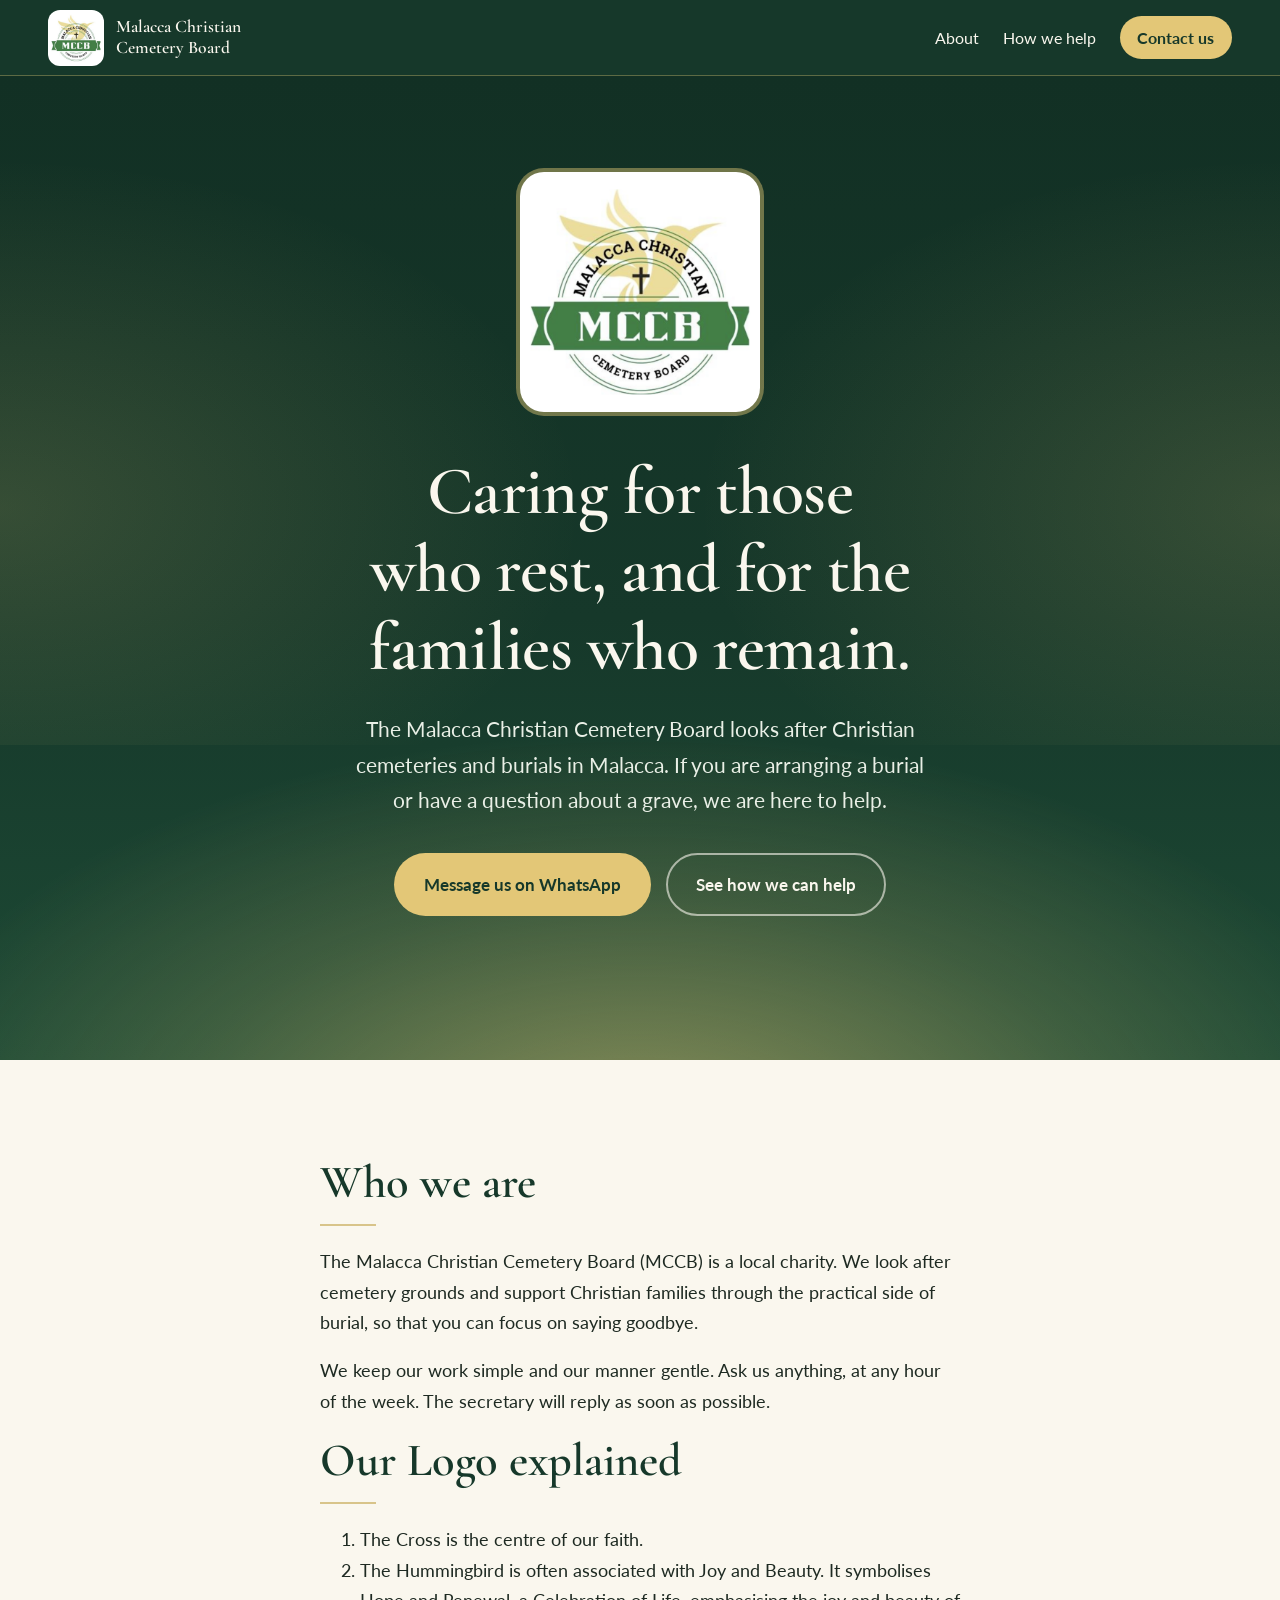
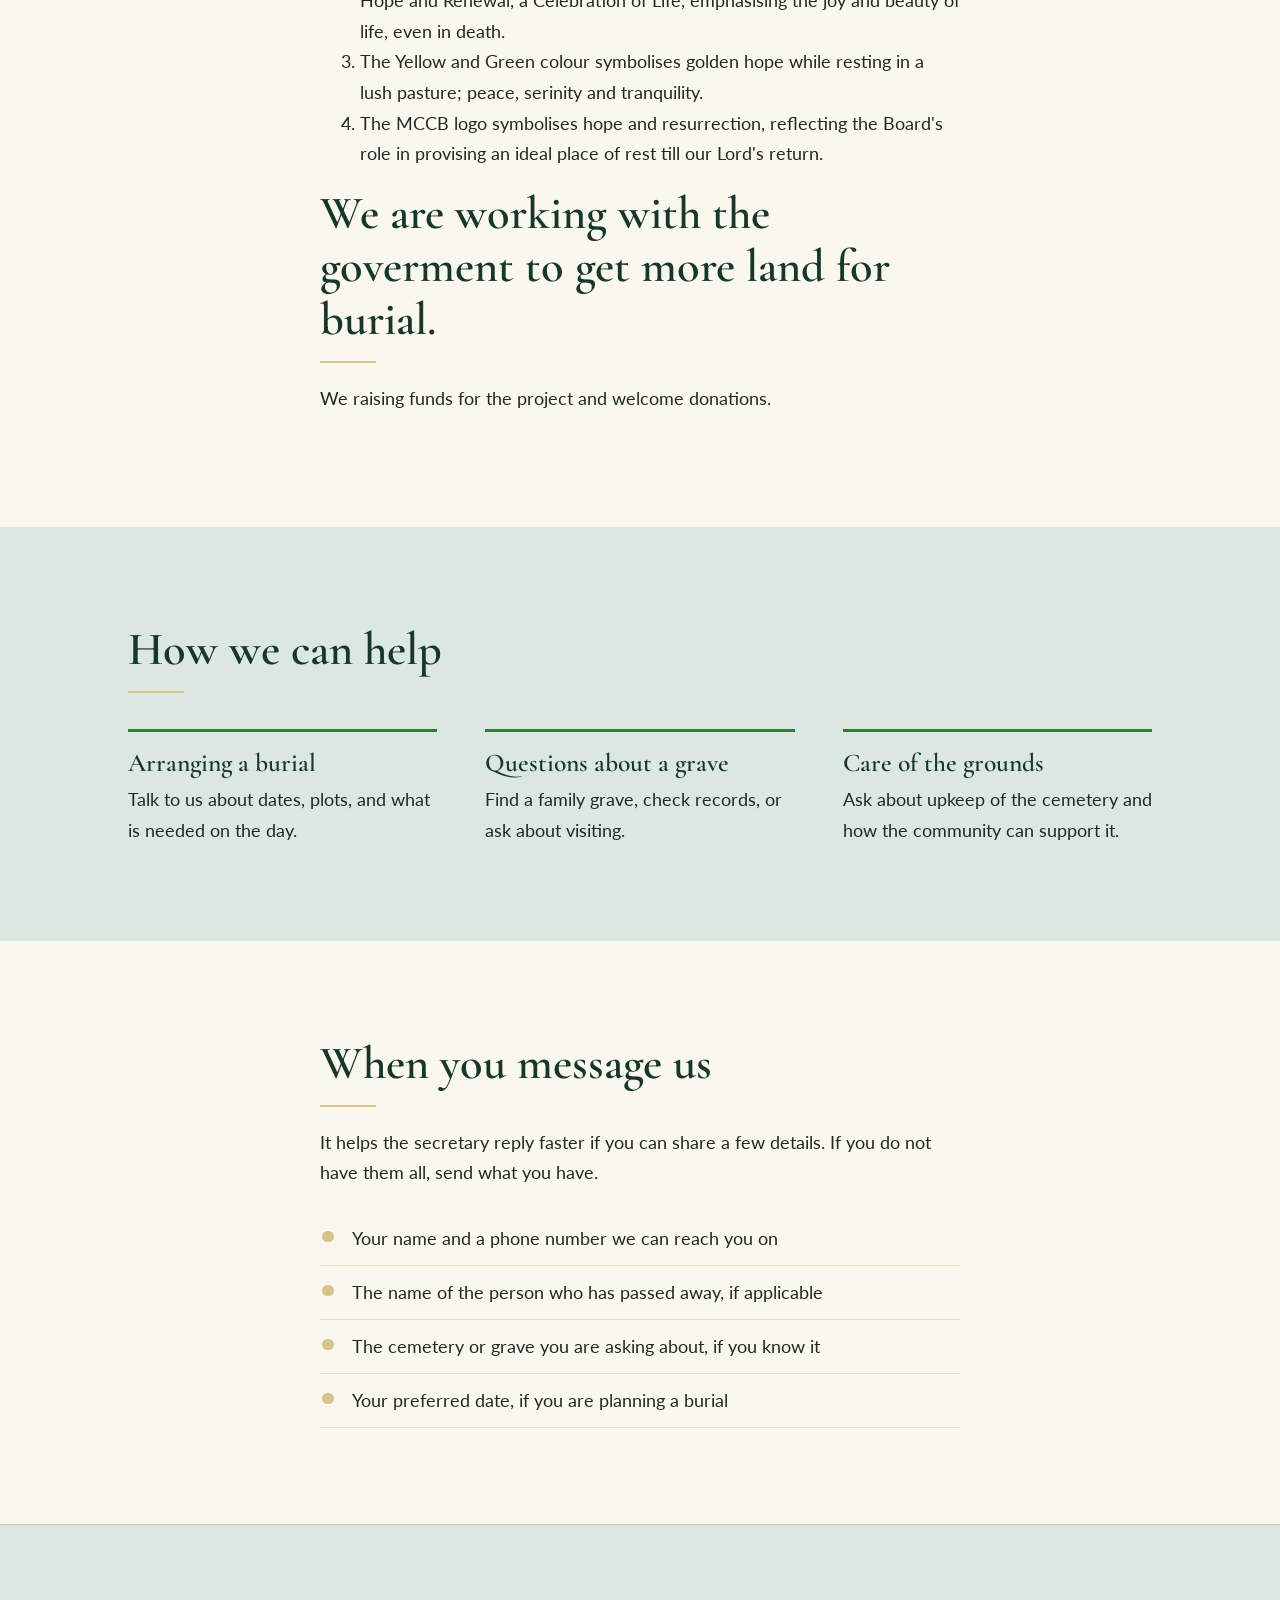
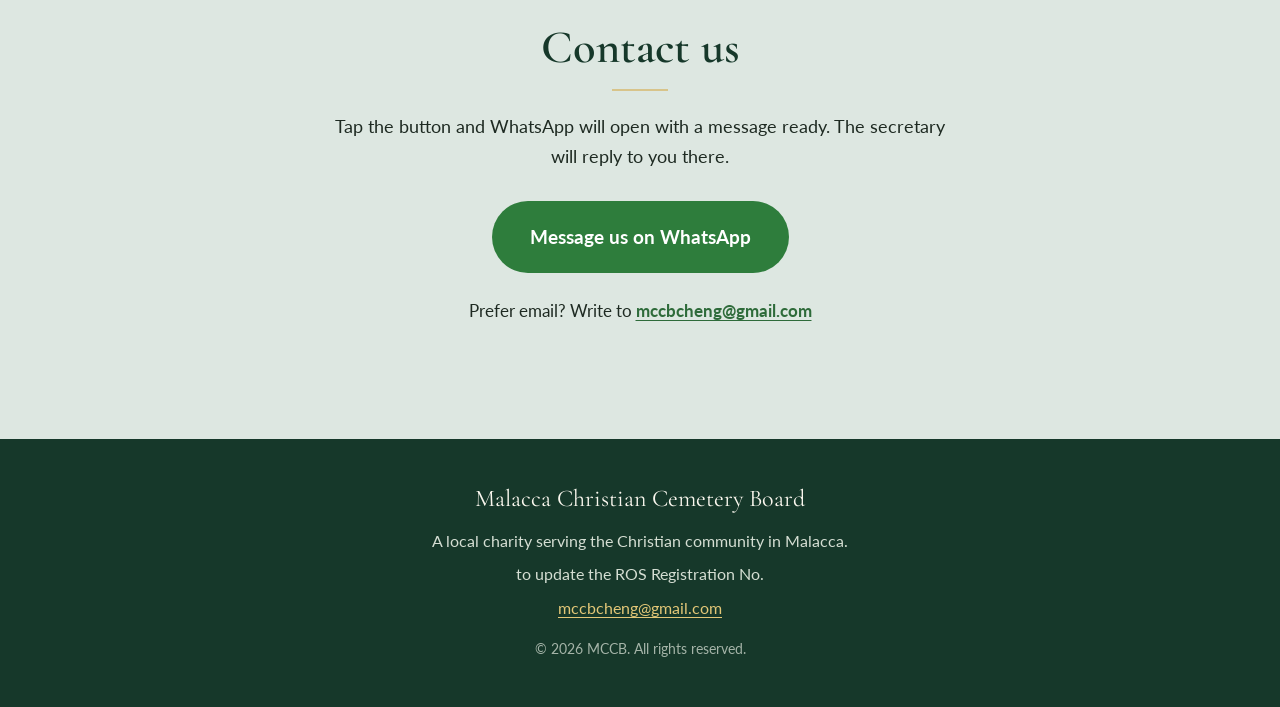
<file: index.html>
<!DOCTYPE html>
<html lang="en">
<head>
  <meta charset="utf-8">
  <meta name="viewport" content="width=device-width, initial-scale=1">
  <title>Malacca Christian Cemetery Board (MCCB)</title>
  <meta name="description" content="The Malacca Christian Cemetery Board cares for Christian cemeteries and burials in Malacca. Message us on WhatsApp and the secretary will reply.">
  <meta name="theme-color" content="#16382A">
  <link rel="icon" href="assets/MCCB_logo.png">
  <link rel="preconnect" href="https://fonts.googleapis.com">
  <link rel="preconnect" href="https://fonts.gstatic.com" crossorigin>
  <link href="https://fonts.googleapis.com/css2?family=Cormorant+Garamond:wght@500;600&family=Lato:wght@400;700&display=swap" rel="stylesheet">
  <link rel="stylesheet" href="style.css">
</head>
<body>

  <a class="skip" href="#contact">Skip to contact</a>

  <header class="site-header">
    <a class="brand" href="#top" aria-label="MCCB home">
      <img src="MCCB_logo.png" alt="" width="56" height="56">
      <span>Malacca Christian<br>Cemetery Board</span>
    </a>
    <nav aria-label="Main">
      <a href="#about">About</a>
      <a href="#help">How we help</a>
      <a class="nav-cta" href="#contact">Contact us</a>
    </nav>
  </header>

  <main id="top">

    <!-- HERO -->
    <section class="hero">
      <div class="hero-inner">
        <img class="hero-logo" src="MCCB_logo.png" alt="Malacca Christian Cemetery Board logo" >
        <h1>Caring for those who rest, and for the families who remain.</h1>
        <p class="lead">The Malacca Christian Cemetery Board looks after Christian cemeteries and burials in Malacca. If you are arranging a burial or have a question about a grave, we are here to help.</p>
        <div class="actions">
          <a class="btn btn-gold" href="https://wa.me/60109115722?text=Hello%20MCCB%2C%20I%20would%20like%20to%20enquire%20about%3A%20" target="_blank" rel="noopener">Message us on WhatsApp</a>
          <a class="btn btn-ghost" href="#help">See how we can help</a>
        </div>
      </div>
    </section>

    <!-- ABOUT -->
    <section class="section" id="about">
      <div class="wrap narrow">
        <h2>Who we are</h2>
        <p>The Malacca Christian Cemetery Board (MCCB) is a local charity. We look after cemetery grounds and support Christian families through the practical side of burial, so that you can focus on saying goodbye.</p>
        <p>We keep our work simple and our manner gentle. Ask us anything, at any hour of the week. The secretary will reply as soon as possible.</p>
        <h2>Our Logo explained</h2>
        <p><ol><li>The Cross is the centre of our faith.</li>
          <li>The Hummingbird is often associated with Joy and Beauty. It symbolises Hope and Renewal, a Celebration of Life, emphasising the joy and beauty of life, even in death.</li>
          <li>The Yellow and Green colour symbolises golden hope while resting in a lush pasture; peace, serinity and tranquility.</li>
          <li>The MCCB logo symbolises hope and resurrection, reflecting the Board's role in provising an ideal place of rest till our Lord's return.</li>
        </ol></p>
        <h2>We are working with the goverment to get more land for burial.</h2>
        <p>We raising funds for the project and welcome donations.</p>
      </div>
    </section>

    <!-- HOW WE HELP -->
    <section class="section tint" id="help">
      <div class="wrap">
        <h2>How we can help</h2>
        <ul class="help-list">
          <li>
            <h3>Arranging a burial</h3>
            <p>Talk to us about dates, plots, and what is needed on the day.</p>
          </li>
          <li>
            <h3>Questions about a grave</h3>
            <p>Find a family grave, check records, or ask about visiting.</p>
          </li>
          <li>
            <h3>Care of the grounds</h3>
            <p>Ask about upkeep of the cemetery and how the community can support it.</p>
          </li>
        </ul>
      </div>
    </section>

    <!-- PREPARE -->
    <section class="section">
      <div class="wrap narrow">
        <h2>When you message us</h2>
        <p>It helps the secretary reply faster if you can share a few details. If you do not have them all, send what you have.</p>
        <ul class="checklist">
          <li>Your name and a phone number we can reach you on</li>
          <li>The name of the person who has passed away, if applicable</li>
          <li>The cemetery or grave you are asking about, if you know it</li>
          <li>Your preferred date, if you are planning a burial</li>
        </ul>
      </div>
    </section>

    <!-- CONTACT -->
    <section class="section contact" id="contact">
      <div class="wrap narrow center">
        <h2>Contact us</h2>
        <p>Tap the button and WhatsApp will open with a message ready. The secretary will reply to you there.</p>
        <a class="btn btn-green btn-large" href="https://wa.me/60109115722?text=Hello%20MCCB%2C%20I%20would%20like%20to%20enquire%20about%3A%20" target="_blank" rel="noopener">Message us on WhatsApp</a>
        <p class="alt">Prefer email? Write to <a href="mailto:mccbcheng@gmail.com">mccbcheng@gmail.com</a></p>
      </div>
    </section>

  </main>

  <footer class="site-footer">
    <div class="wrap">
      <p class="foot-name">Malacca Christian Cemetery Board</p>
      <p>A local charity serving the Christian community in Malacca.</p>
      <p>to update the ROS Registration No.</p>
      <p><a href="mailto:mccbcheng@gmail.com">mccbcheng@gmail.com</a></p>
      <p class="small">&copy; <span id="yr">2026</span> MCCB. All rights reserved.</p>
    </div>
  </footer>

  <script>document.getElementById('yr').textContent = new Date().getFullYear();</script>
</body>
</html>
</file>
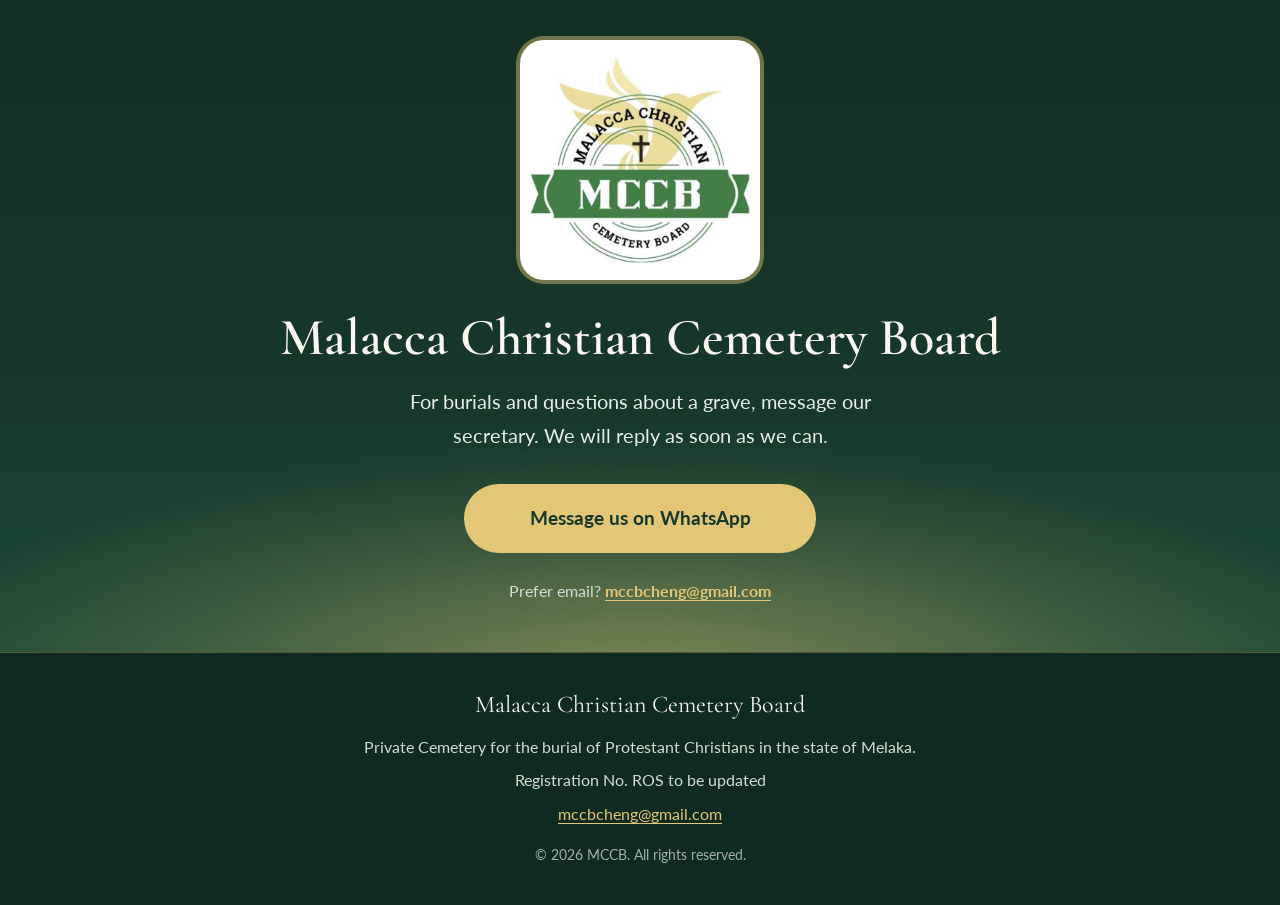
<file: test/index.html>
<!DOCTYPE html>
<html lang="en">
<head>
  <meta charset="utf-8">
  <meta name="viewport" content="width=device-width, initial-scale=1">
  <title>Malacca Christian Cemetery Board (MCCB)</title>
  <meta name="description" content="Malacca Christian Cemetery Board. Message the secretary on WhatsApp for burial and grave enquiries.">
  <meta name="theme-color" content="#16382A">
  <link rel="icon" href="assets/MCCB_logo.png">
  <link rel="preconnect" href="https://fonts.googleapis.com">
  <link rel="preconnect" href="https://fonts.gstatic.com" crossorigin>
  <link href="https://fonts.googleapis.com/css2?family=Cormorant+Garamond:wght@500;600&family=Lato:wght@400;700&display=swap" rel="stylesheet">
  <link rel="stylesheet" href="style.css">
</head>
<body>

  <main>
    <img class="logo" src="MCCB_logo.png" alt="Malacca Christian Cemetery Board logo" width="240" height="240">

    <h1>Malacca Christian Cemetery Board</h1>
    <p class="lead">For burials and questions about a grave, message our secretary. We will reply as soon as we can.</p>

    <a class="btn" href="https://wa.me/60109115722?text=Hello%20MCCB%2C%20I%20would%20like%20to%20enquire%20about%3A%20" target="_blank" rel="noopener">Message us on WhatsApp</a>

    <p class="alt">Prefer email? <a href="mailto:mccbcheng@gmail.com">mccbcheng@gmail.com</a></p>
  </main>

  <footer>
    <p class="foot-name">Malacca Christian Cemetery Board</p>
    <p>Private Cemetery for the burial of Protestant Christians in the state of Melaka.</p>
    <p>Registration No. ROS to be updated</p>
    <p><a href="mailto:mccbcheng@gmail.com">mccbcheng@gmail.com</a></p>
    <p class="small">&copy; <span id="yr">2026</span> MCCB. All rights reserved.</p>
  </footer>

  <script>document.getElementById('yr').textContent = new Date().getFullYear();</script>
</body>
</html>
</file>
<file: style.css>
/* MCCB single-page site: Quiet Garden + Dove & Dawn */

:root {
  --evergreen: #16382A;
  --emerald: #2E7D3C;
  --green: #2E6B3A;
  --sage: #DDE7E1;
  --cream: #FAF7EE;
  --gold: #D8C48A;
  --dawn: #E3C777;
  --ink: #1E2A22;
  --white: #FFFFFF;

  --serif: "Cormorant Garamond", Georgia, "Times New Roman", serif;
  --sans: "Lato", "Segoe UI", Roboto, Arial, sans-serif;
}

*, *::before, *::after { box-sizing: border-box; }

html { scroll-behavior: smooth; scroll-padding-top: 5rem; }

body {
  margin: 0;
  background: var(--cream);
  color: var(--ink);
  font-family: var(--sans);
  font-size: 1.125rem;
  line-height: 1.7;
}

img { max-width: 100%; height: auto; }

a { color: var(--green); text-underline-offset: 3px; }
a:hover { color: var(--evergreen); }

:focus-visible {
  outline: 3px solid var(--dawn);
  outline-offset: 3px;
}

.skip {
  position: absolute; left: -999px; top: 0;
  background: var(--white); color: var(--ink);
  padding: .75rem 1rem; z-index: 100;
}
.skip:focus { left: 0; }

/* Header */
.site-header {
  position: sticky; top: 0; z-index: 20;
  display: flex; align-items: center; justify-content: space-between;
  gap: 1rem;
  padding: .6rem clamp(1rem, 4vw, 3rem);
  background: var(--evergreen);
  border-bottom: 1px solid rgba(227, 199, 119, .35);
}
.brand {
  display: flex; align-items: center; gap: .75rem;
  color: var(--cream); text-decoration: none;
  font-family: var(--serif); font-weight: 600;
  font-size: 1.1rem; line-height: 1.15;
}
.brand img {
  width: 56px; height: 56px; flex: none;
  aspect-ratio: 1 / 1; object-fit: contain;
  border-radius: 12px; background: var(--white); padding: 2px;
}
.site-header nav { display: flex; align-items: center; gap: 1.5rem; }
.site-header nav a {
  color: var(--cream); text-decoration: none; font-size: 1rem;
}
.site-header nav a:hover { color: var(--dawn); }
.site-header .nav-cta {
  background: var(--dawn); color: var(--evergreen);
  padding: .5rem 1.1rem; border-radius: 999px; font-weight: 700;
}
.site-header .nav-cta:hover { background: var(--cream); color: var(--evergreen); }

/* Hero */
.hero {
  position: relative;
  color: var(--cream);
  text-align: center;
  padding: clamp(3rem, 8vw, 6rem) 1.25rem clamp(5rem, 12vw, 9rem);
  background:
    radial-gradient(ellipse 80% 55% at 50% 108%, rgba(227, 199, 119, .55) 0%, rgba(227, 199, 119, .18) 45%, transparent 75%),
    linear-gradient(180deg, #123024 0%, var(--evergreen) 55%, #1d4a35 100%);
  overflow: hidden;
}
/* soft wings of light behind the headline, echoing the dove in the logo */
.hero::before,
.hero::after {
  content: "";
  position: absolute; top: 8%;
  width: 46%; height: 60%;
  background: radial-gradient(ellipse at 100% 60%, rgba(227, 199, 119, .16), transparent 70%);
  pointer-events: none;
}
.hero::before { left: 0; transform: scaleX(-1); }
.hero::after { right: 0; }

.hero-inner { position: relative; max-width: 46rem; margin: 0 auto; z-index: 1; }

.hero-logo {
  width: clamp(170px, 34vw, 240px); height: auto;
  aspect-ratio: 1 / 1; object-fit: contain;
  background: var(--white); border-radius: 24px;
  padding: 4px;
  box-shadow: 0 0 0 4px rgba(227, 199, 119, .45);
  margin-bottom: 2rem;
}

h1, h2, h3 { font-family: var(--serif); font-weight: 600; line-height: 1.15; margin: 0; }

h1 {
  font-size: clamp(2.4rem, 7vw, 4.25rem);
  letter-spacing: -.01em;
  text-wrap: balance;
}
.lead {
  font-size: clamp(1.1rem, 2.4vw, 1.3rem);
  max-width: 36rem; margin: 1.5rem auto 2.25rem;
  color: #E9EFE6;
}

.actions { display: flex; flex-wrap: wrap; gap: .9rem; justify-content: center; }

/* Buttons */
.btn {
  display: inline-block;
  padding: .95rem 1.75rem;
  border-radius: 999px;
  font-weight: 700; font-size: 1.05rem;
  text-decoration: none; text-align: center;
  border: 2px solid transparent;
  transition: background-color .2s, color .2s, border-color .2s;
}
.btn-gold { background: var(--dawn); color: var(--evergreen); }
.btn-gold:hover { background: var(--cream); color: var(--evergreen); }
.btn-ghost { border-color: rgba(250, 247, 238, .6); color: var(--cream); }
.btn-ghost:hover { background: rgba(250, 247, 238, .12); color: var(--cream); }
.btn-green { background: var(--emerald); color: var(--white); }
.btn-green:hover { background: var(--evergreen); color: var(--white); }
.btn-large { font-size: 1.2rem; padding: 1.1rem 2.25rem; }

/* Sections */
.section { padding: clamp(3.5rem, 8vw, 6rem) 1.25rem; }
.tint { background: var(--sage); }
.wrap { max-width: 64rem; margin: 0 auto; }
.narrow { max-width: 40rem; }
.center { text-align: center; }

h2 {
  font-size: clamp(2rem, 5vw, 2.9rem);
  color: var(--evergreen);
  margin-bottom: 1.25rem;
}
h2::after {
  content: "";
  display: block; width: 3.5rem; height: 2px;
  background: var(--gold);
  margin-top: .9rem;
}
.center h2::after { margin-left: auto; margin-right: auto; }

p { margin: 0 0 1.1rem; }

/* How we help */
.help-list {
  list-style: none; margin: 2.25rem 0 0; padding: 0;
  display: grid; gap: 2rem 3rem;
  grid-template-columns: repeat(auto-fit, minmax(14rem, 1fr));
}
.help-list li { border-top: 3px solid var(--emerald); padding-top: 1rem; }
.help-list h3 { font-size: 1.6rem; color: var(--evergreen); margin-bottom: .4rem; }
.help-list p { margin: 0; }

/* Checklist */
.checklist { list-style: none; padding: 0; margin: 1.5rem 0 0; }
.checklist li {
  position: relative;
  padding: .7rem 0 .7rem 2rem;
  border-bottom: 1px solid #E4DFCB;
}
.checklist li::before {
  content: "";
  position: absolute; left: .15rem; top: 1.2rem;
  width: .7rem; height: .7rem; border-radius: 50%;
  background: var(--gold);
}

/* Contact */
.contact {
  background: var(--sage);
  border-top: 1px solid rgba(46, 107, 58, .2);
}
.contact .btn { margin: .75rem 0 1.5rem; }
.alt { font-size: 1.05rem; }
.alt a { font-weight: 700; }

/* Footer */
.site-footer {
  background: var(--evergreen); color: #D5DED3;
  text-align: center; padding: 2.5rem 1.25rem;
  font-size: 1rem;
}
.site-footer p { margin-bottom: .4rem; }
.site-footer a { color: var(--dawn); }
.foot-name { font-family: var(--serif); font-size: 1.5rem; color: var(--cream); }
.small { font-size: .875rem; opacity: .75; margin-top: 1rem; }

/* Mobile */
@media (max-width: 40rem) {
  .site-header nav a:not(.nav-cta) { display: none; }
  .brand span { font-size: 1rem; }
  .btn { width: 100%; }
  .actions { flex-direction: column; }
  .help-list li { padding-top: .9rem; }
}

@media (prefers-reduced-motion: reduce) {
  html { scroll-behavior: auto; }
  .btn { transition: none; }
}
</file>
<file: test/style.css>
/* MCCB site B: one screen, one action */

:root {
  --evergreen: #16382A;
  --emerald: #2E7D3C;
  --cream: #FAF7EE;
  --dawn: #E3C777;
  --white: #FFFFFF;
  --serif: "Cormorant Garamond", Georgia, "Times New Roman", serif;
  --sans: "Lato", "Segoe UI", Roboto, Arial, sans-serif;
}

*, *::before, *::after { box-sizing: border-box; }

html { background: var(--evergreen); }

body {
  margin: 0;
  min-height: 100vh; min-height: 100svh;
  display: flex; flex-direction: column;
  font-family: var(--sans);
  font-size: 1.125rem; line-height: 1.7;
  color: var(--cream);
}

:focus-visible { outline: 3px solid var(--dawn); outline-offset: 3px; }

main {
  flex: 1;
  display: flex; flex-direction: column; align-items: center; justify-content: center;
  text-align: center;
  padding: 2.5rem 1.25rem 3rem;
  background:
    radial-gradient(ellipse 80% 50% at 50% 105%, rgba(227, 199, 119, .5) 0%, rgba(227, 199, 119, .16) 45%, transparent 75%),
    linear-gradient(180deg, #123024 0%, var(--evergreen) 60%, #1d4a35 100%);
}

.logo {
  width: clamp(170px, 40vw, 240px); height: auto;
  aspect-ratio: 1 / 1; object-fit: contain;
  background: var(--white); border-radius: 24px; padding: 4px;
  box-shadow: 0 0 0 4px rgba(227, 199, 119, .45);
  margin-bottom: 1.75rem;
}

h1 {
  margin: 0;
  font-family: var(--serif); font-weight: 600; line-height: 1.15;
  font-size: clamp(2rem, 6vw, 3.25rem);
  text-wrap: balance;
}

.lead {
  max-width: 30rem;
  margin: 1rem auto 2rem;
  font-size: clamp(1.1rem, 2.4vw, 1.25rem);
  color: #E9EFE6;
}

.btn {
  display: inline-block;
  width: min(100%, 22rem);
  padding: 1.15rem 2rem;
  border-radius: 999px;
  background: var(--dawn); color: var(--evergreen);
  font-weight: 700; font-size: 1.2rem;
  text-decoration: none;
  transition: background-color .2s;
}
.btn:hover { background: var(--cream); }

.alt { margin: 1.5rem 0 0; font-size: 1rem; color: #D5DED3; }
.alt a { color: var(--dawn); font-weight: 700; text-underline-offset: 3px; }

footer {
  background: #0f2a20;
  text-align: center;
  padding: 2rem 1.25rem;
  font-size: 1rem; color: #D5DED3;
  border-top: 1px solid rgba(227, 199, 119, .3);
}
footer p { margin: 0 0 .4rem; }
footer a { color: var(--dawn); text-underline-offset: 3px; }
.foot-name { font-family: var(--serif); font-size: 1.5rem; color: var(--cream); }
.small { font-size: .875rem; opacity: .75; margin-top: 1rem; }

@media (prefers-reduced-motion: reduce) { .btn { transition: none; } }
</file>
